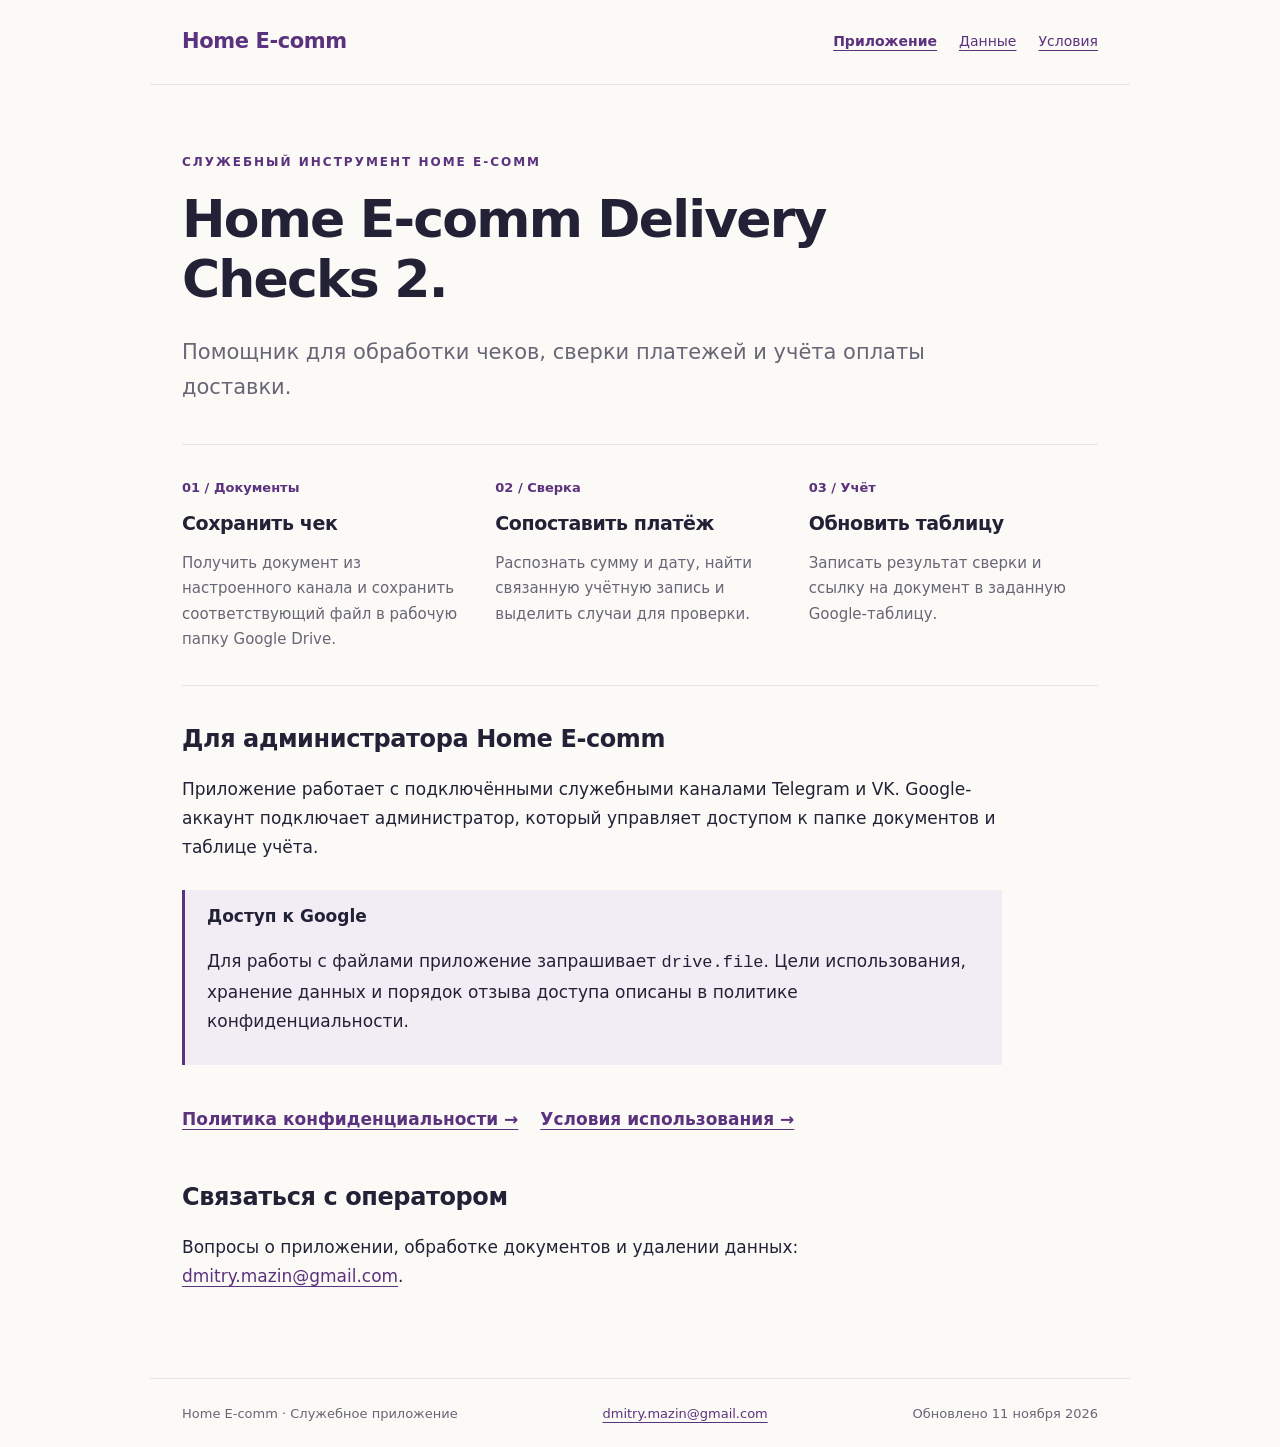
<file: index.html>
<!doctype html><html lang="ru"><head><meta charset="utf-8"><meta name="viewport" content="width=device-width,initial-scale=1"><title>Home E-comm Delivery Checks 2. — Home E-comm</title><meta name="description" content="Home E-comm Delivery Checks 2. — информация о служебном приложении, обработке данных и условиях использования."><link rel="stylesheet" href="styles.css"></head><body><header><a class="brand" href="index.html">Home <span>E-comm</span></a><nav aria-label="Основная навигация"><a href="index.html" aria-current="page">Приложение</a><a href="privacy.html">Данные</a><a href="terms.html">Условия</a></nav></header><main><p class="eyebrow">Служебный инструмент Home E-comm</p><h1>Home E-comm Delivery Checks 2.</h1><p class="lead">Помощник для обработки чеков, сверки платежей и учёта оплаты доставки.</p><div class="flow"><section><span class="num">01 / Документы</span><h2>Сохранить чек</h2><p>Получить документ из настроенного канала и сохранить соответствующий файл в рабочую папку Google Drive.</p></section><section><span class="num">02 / Сверка</span><h2>Сопоставить платёж</h2><p>Распознать сумму и дату, найти связанную учётную запись и выделить случаи для проверки.</p></section><section><span class="num">03 / Учёт</span><h2>Обновить таблицу</h2><p>Записать результат сверки и ссылку на документ в заданную Google-таблицу.</p></section></div><section><h2>Для администратора Home E-comm</h2><p>Приложение работает с подключёнными служебными каналами Telegram и VK. Google-аккаунт подключает администратор, который управляет доступом к папке документов и таблице учёта.</p><div class="notice"><strong>Доступ к Google</strong><p>Для работы с файлами приложение запрашивает <code>drive.file</code>. Цели использования, хранение данных и порядок отзыва доступа описаны в политике конфиденциальности.</p></div><div class="actions"><a href="privacy.html">Политика конфиденциальности →</a><a href="terms.html">Условия использования →</a></div><h2>Связаться с оператором</h2><p>Вопросы о приложении, обработке документов и удалении данных: <a href="mailto:dmitry.mazin@gmail.com">dmitry.mazin@gmail.com</a>.</p></section></main><footer><span>Home E-comm · Служебное приложение</span><a href="mailto:dmitry.mazin@gmail.com">dmitry.mazin@gmail.com</a><span>Обновлено 11 ноября 2026</span></footer></body></html>
</file>
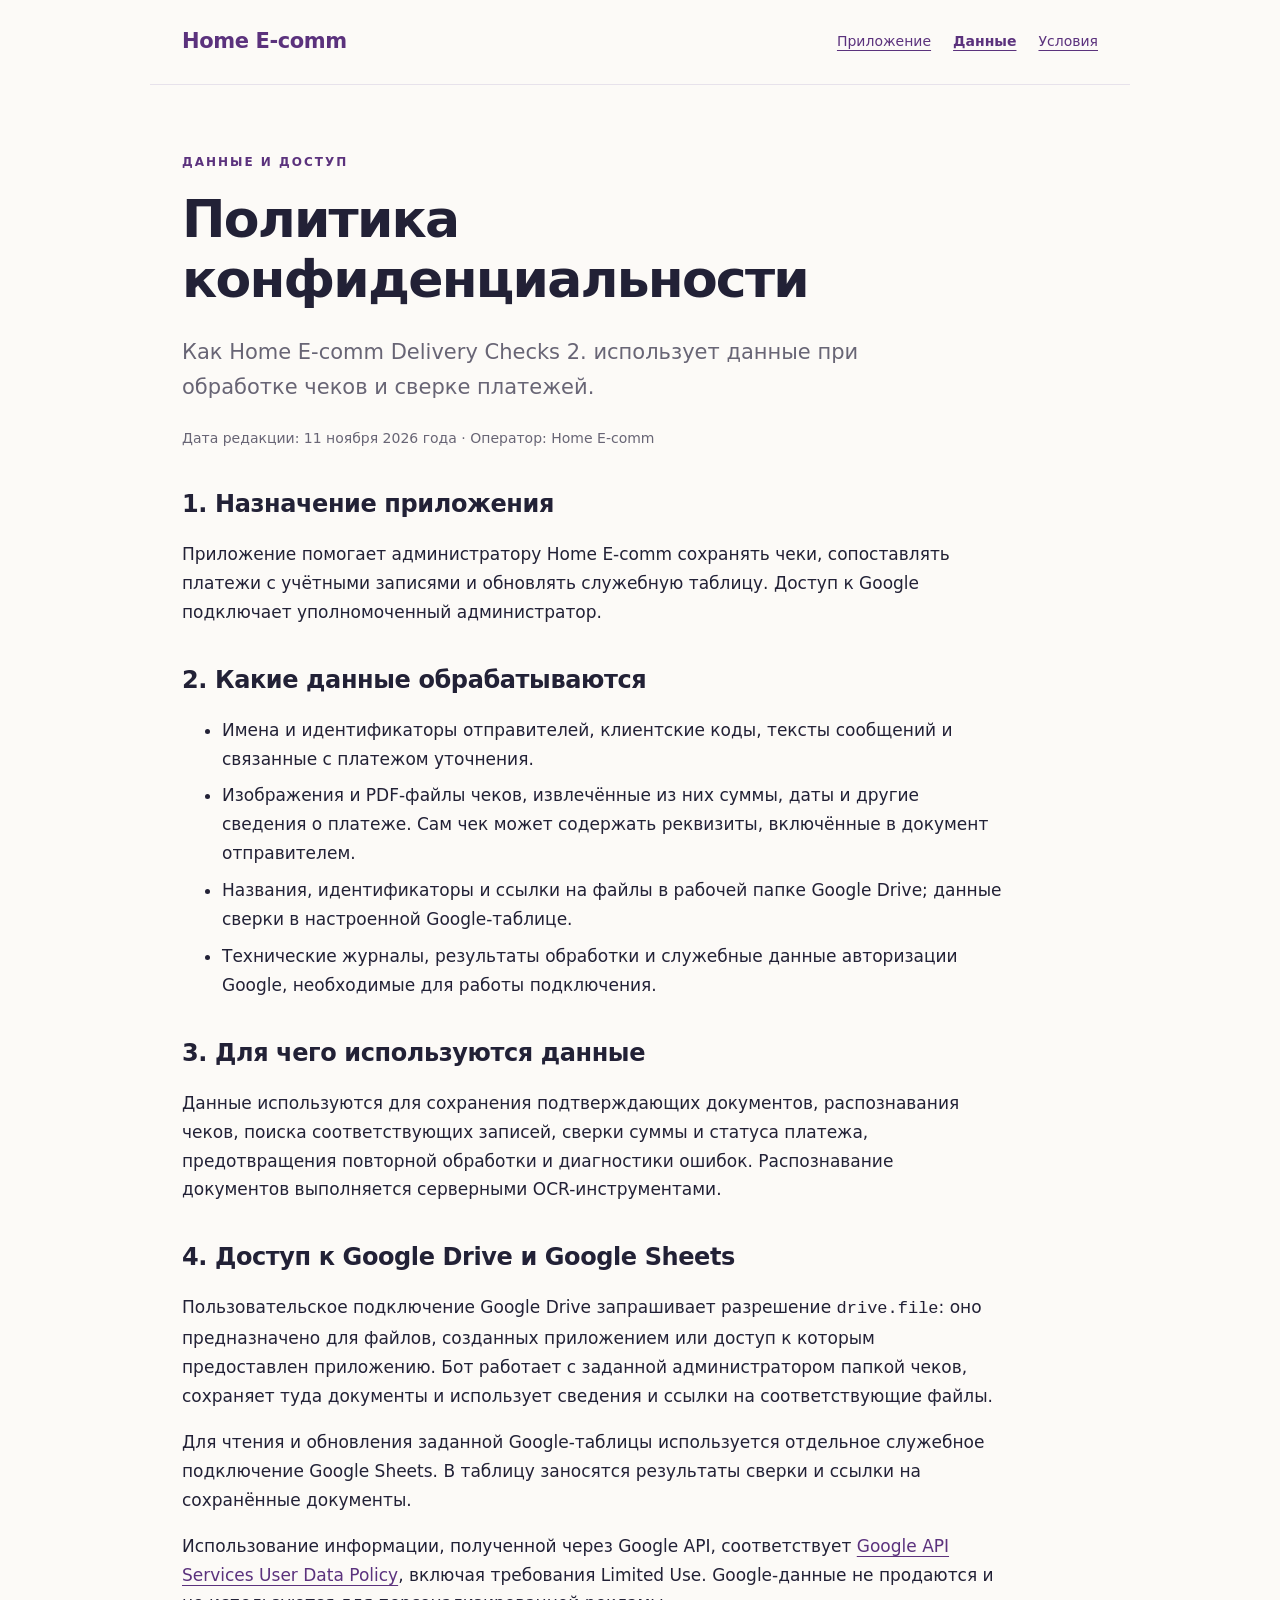
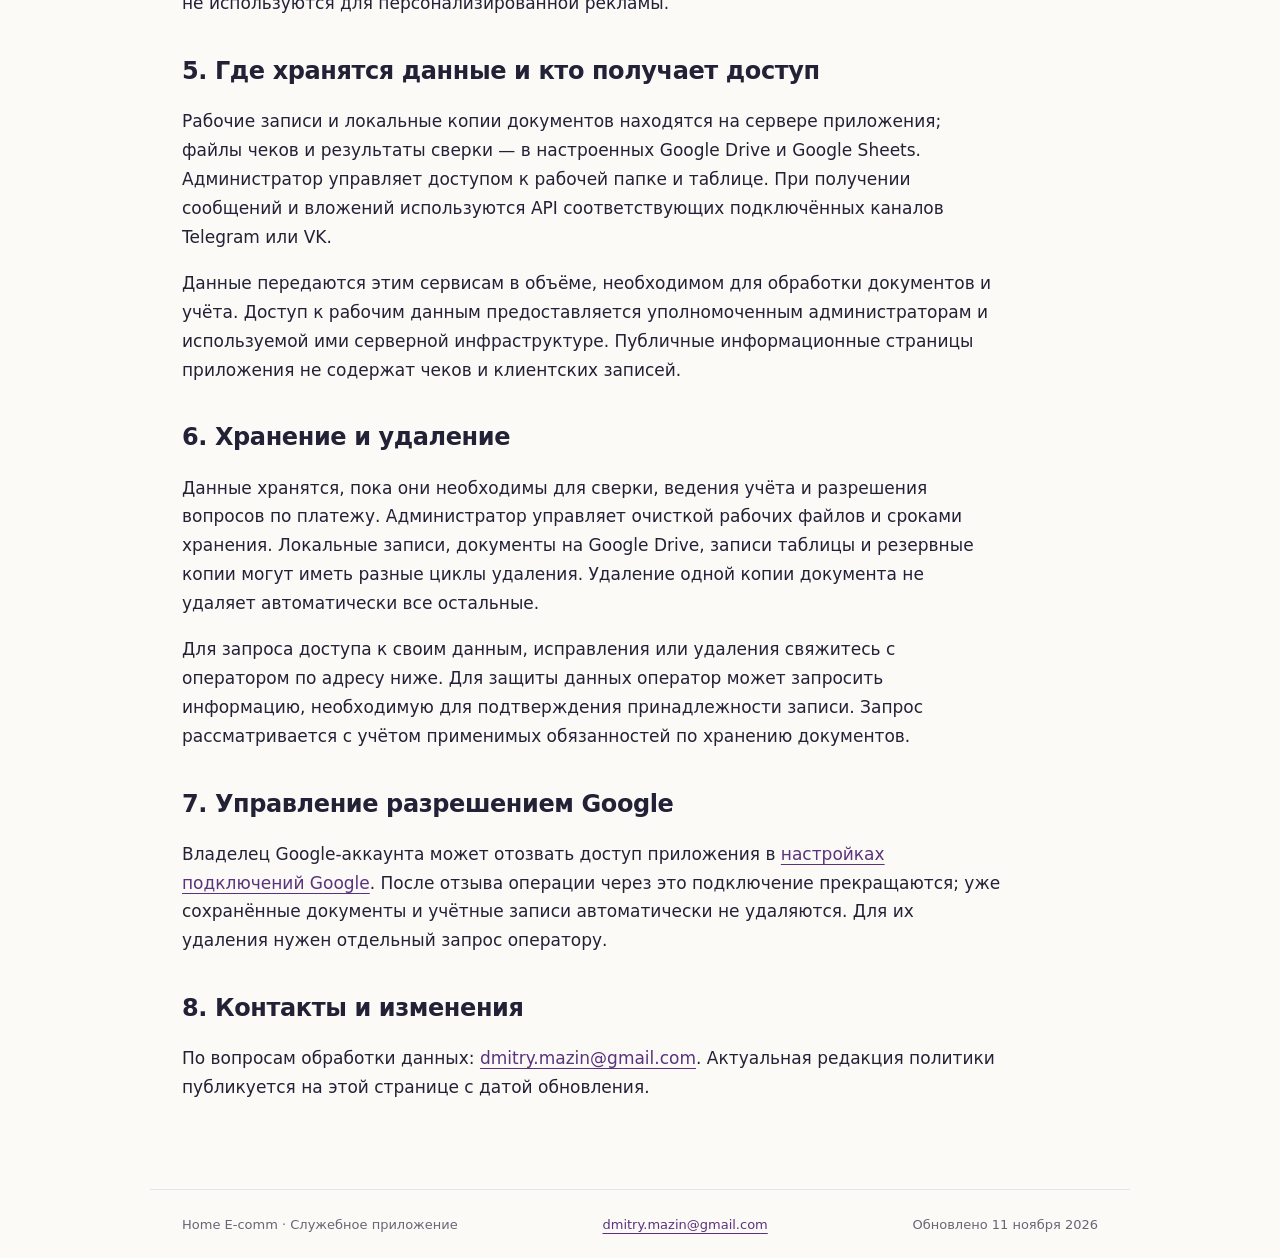
<file: privacy.html>
<!doctype html><html lang="ru"><head><meta charset="utf-8"><meta name="viewport" content="width=device-width,initial-scale=1"><title>Политика конфиденциальности — Home E-comm</title><meta name="description" content="Home E-comm Delivery Checks 2. — информация о служебном приложении, обработке данных и условиях использования."><link rel="stylesheet" href="styles.css"></head><body><header><a class="brand" href="index.html">Home <span>E-comm</span></a><nav aria-label="Основная навигация"><a href="index.html">Приложение</a><a href="privacy.html" aria-current="page">Данные</a><a href="terms.html">Условия</a></nav></header><main>
<p class="eyebrow">Данные и доступ</p><h1>Политика конфиденциальности</h1>
<p class="lead">Как Home E-comm Delivery Checks 2. использует данные при обработке чеков и сверке платежей.</p>
<p class="meta">Дата редакции: 11 ноября 2026 года · Оператор: Home E-comm</p>
<section><h2>1. Назначение приложения</h2><p>Приложение помогает администратору Home E-comm сохранять чеки, сопоставлять платежи с учётными записями и обновлять служебную таблицу. Доступ к Google подключает уполномоченный администратор.</p>
<h2>2. Какие данные обрабатываются</h2><ul><li>Имена и идентификаторы отправителей, клиентские коды, тексты сообщений и связанные с платежом уточнения.</li><li>Изображения и PDF-файлы чеков, извлечённые из них суммы, даты и другие сведения о платеже. Сам чек может содержать реквизиты, включённые в документ отправителем.</li><li>Названия, идентификаторы и ссылки на файлы в рабочей папке Google Drive; данные сверки в настроенной Google-таблице.</li><li>Технические журналы, результаты обработки и служебные данные авторизации Google, необходимые для работы подключения.</li></ul>
<h2>3. Для чего используются данные</h2><p>Данные используются для сохранения подтверждающих документов, распознавания чеков, поиска соответствующих записей, сверки суммы и статуса платежа, предотвращения повторной обработки и диагностики ошибок. Распознавание документов выполняется серверными OCR-инструментами.</p>
<h2>4. Доступ к Google Drive и Google Sheets</h2><p>Пользовательское подключение Google Drive запрашивает разрешение <code>drive.file</code>: оно предназначено для файлов, созданных приложением или доступ к которым предоставлен приложению. Бот работает с заданной администратором папкой чеков, сохраняет туда документы и использует сведения и ссылки на соответствующие файлы.</p><p>Для чтения и обновления заданной Google-таблицы используется отдельное служебное подключение Google Sheets. В таблицу заносятся результаты сверки и ссылки на сохранённые документы.</p><p>Использование информации, полученной через Google API, соответствует <a href="https://developers.google.com/terms/api-services-user-data-policy" rel="noreferrer">Google API Services User Data Policy</a>, включая требования Limited Use. Google-данные не продаются и не используются для персонализированной рекламы.</p>
<h2>5. Где хранятся данные и кто получает доступ</h2><p>Рабочие записи и локальные копии документов находятся на сервере приложения; файлы чеков и результаты сверки — в настроенных Google Drive и Google Sheets. Администратор управляет доступом к рабочей папке и таблице. При получении сообщений и вложений используются API соответствующих подключённых каналов Telegram или VK.</p><p>Данные передаются этим сервисам в объёме, необходимом для обработки документов и учёта. Доступ к рабочим данным предоставляется уполномоченным администраторам и используемой ими серверной инфраструктуре. Публичные информационные страницы приложения не содержат чеков и клиентских записей.</p>
<h2>6. Хранение и удаление</h2><p>Данные хранятся, пока они необходимы для сверки, ведения учёта и разрешения вопросов по платежу. Администратор управляет очисткой рабочих файлов и сроками хранения. Локальные записи, документы на Google Drive, записи таблицы и резервные копии могут иметь разные циклы удаления. Удаление одной копии документа не удаляет автоматически все остальные.</p><p>Для запроса доступа к своим данным, исправления или удаления свяжитесь с оператором по адресу ниже. Для защиты данных оператор может запросить информацию, необходимую для подтверждения принадлежности записи. Запрос рассматривается с учётом применимых обязанностей по хранению документов.</p>
<h2>7. Управление разрешением Google</h2><p>Владелец Google-аккаунта может отозвать доступ приложения в <a href="https://myaccount.google.com/connections" rel="noreferrer">настройках подключений Google</a>. После отзыва операции через это подключение прекращаются; уже сохранённые документы и учётные записи автоматически не удаляются. Для их удаления нужен отдельный запрос оператору.</p>
<h2>8. Контакты и изменения</h2><p>По вопросам обработки данных: <a href="mailto:dmitry.mazin@gmail.com">dmitry.mazin@gmail.com</a>. Актуальная редакция политики публикуется на этой странице с датой обновления.</p></section></main><footer><span>Home E-comm · Служебное приложение</span><a href="mailto:dmitry.mazin@gmail.com">dmitry.mazin@gmail.com</a><span>Обновлено 11 ноября 2026</span></footer></body></html>
</file>
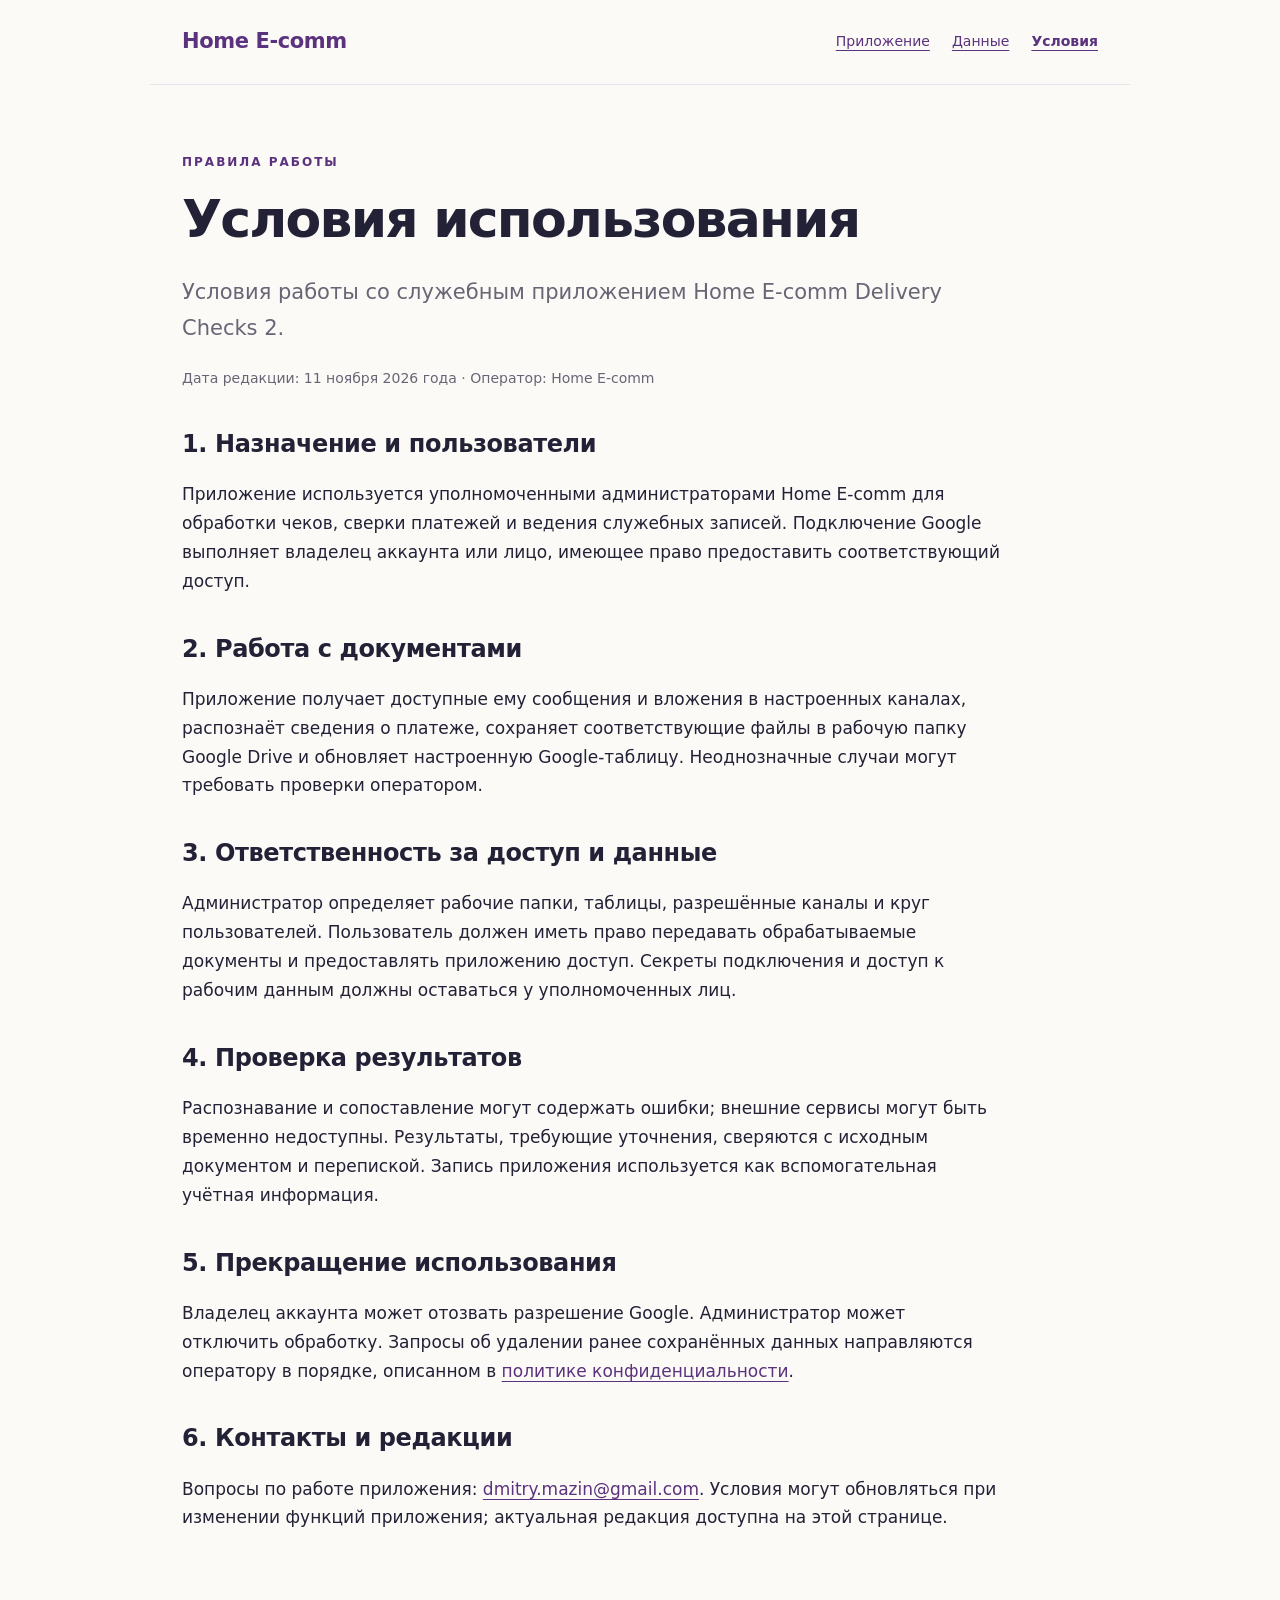
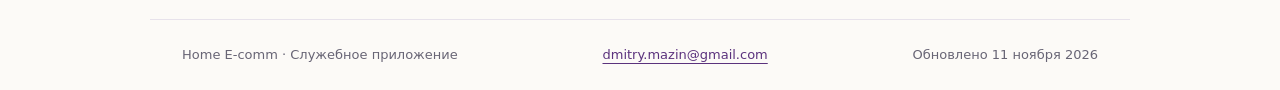
<file: terms.html>
<!doctype html><html lang="ru"><head><meta charset="utf-8"><meta name="viewport" content="width=device-width,initial-scale=1"><title>Условия использования — Home E-comm</title><meta name="description" content="Home E-comm Delivery Checks 2. — информация о служебном приложении, обработке данных и условиях использования."><link rel="stylesheet" href="styles.css"></head><body><header><a class="brand" href="index.html">Home <span>E-comm</span></a><nav aria-label="Основная навигация"><a href="index.html">Приложение</a><a href="privacy.html">Данные</a><a href="terms.html" aria-current="page">Условия</a></nav></header><main><p class="eyebrow">Правила работы</p><h1>Условия использования</h1><p class="lead">Условия работы со служебным приложением Home E-comm Delivery Checks 2.</p><p class="meta">Дата редакции: 11 ноября 2026 года · Оператор: Home E-comm</p><section>
<h2>1. Назначение и пользователи</h2><p>Приложение используется уполномоченными администраторами Home E-comm для обработки чеков, сверки платежей и ведения служебных записей. Подключение Google выполняет владелец аккаунта или лицо, имеющее право предоставить соответствующий доступ.</p>
<h2>2. Работа с документами</h2><p>Приложение получает доступные ему сообщения и вложения в настроенных каналах, распознаёт сведения о платеже, сохраняет соответствующие файлы в рабочую папку Google Drive и обновляет настроенную Google-таблицу. Неоднозначные случаи могут требовать проверки оператором.</p>
<h2>3. Ответственность за доступ и данные</h2><p>Администратор определяет рабочие папки, таблицы, разрешённые каналы и круг пользователей. Пользователь должен иметь право передавать обрабатываемые документы и предоставлять приложению доступ. Секреты подключения и доступ к рабочим данным должны оставаться у уполномоченных лиц.</p>
<h2>4. Проверка результатов</h2><p>Распознавание и сопоставление могут содержать ошибки; внешние сервисы могут быть временно недоступны. Результаты, требующие уточнения, сверяются с исходным документом и перепиской. Запись приложения используется как вспомогательная учётная информация.</p>
<h2>5. Прекращение использования</h2><p>Владелец аккаунта может отозвать разрешение Google. Администратор может отключить обработку. Запросы об удалении ранее сохранённых данных направляются оператору в порядке, описанном в <a href="privacy.html">политике конфиденциальности</a>.</p>
<h2>6. Контакты и редакции</h2><p>Вопросы по работе приложения: <a href="mailto:dmitry.mazin@gmail.com">dmitry.mazin@gmail.com</a>. Условия могут обновляться при изменении функций приложения; актуальная редакция доступна на этой странице.</p></section></main><footer><span>Home E-comm · Служебное приложение</span><a href="mailto:dmitry.mazin@gmail.com">dmitry.mazin@gmail.com</a><span>Обновлено 11 ноября 2026</span></footer></body></html>
</file>
<file: styles.css>
:root{color-scheme:light;--ink:#222136;--muted:#686575;--accent:#5b327d;--line:#e7e2eb;--paper:#fcfaf7}*{box-sizing:border-box}body{margin:0;background:var(--paper);color:var(--ink);font:17px/1.7 system-ui,-apple-system,BlinkMacSystemFont,"Segoe UI",sans-serif}a{color:var(--accent);text-underline-offset:4px}header,main,footer{max-width:980px;margin:auto;padding:24px 32px}header{display:flex;justify-content:space-between;gap:20px;align-items:center;border-bottom:1px solid var(--line)}.brand{font-weight:750;letter-spacing:-.4px;text-decoration:none;font-size:21px}.brand span{color:var(--accent)}nav{display:flex;gap:22px;font-size:14px}nav a[aria-current=page]{font-weight:700}main{padding-top:55px;padding-bottom:70px}.eyebrow{font-size:12px;font-weight:700;letter-spacing:2px;text-transform:uppercase;color:var(--accent)}h1{font-size:clamp(32px,5vw,52px);line-height:1.15;letter-spacing:-1.8px;max-width:850px;margin:18px 0 25px}h2{font-size:24px;line-height:1.3;margin-top:38px;letter-spacing:-.4px}.lead{font-size:21px;color:var(--muted);max-width:760px}.meta{font-size:14px;color:var(--muted)}section{max-width:820px}.flow{display:grid;grid-template-columns:repeat(3,1fr);gap:24px;padding:32px 0;border-top:1px solid var(--line);border-bottom:1px solid var(--line);margin:38px 0}.flow h2{margin:0;font-size:19px}.flow p{font-size:15px;color:var(--muted);margin-bottom:0}.num{font-size:13px;color:var(--accent);font-weight:700;display:block;margin-bottom:12px}.notice{border-left:3px solid var(--accent);padding:12px 22px;background:#f2edf5;margin:28px 0}.actions{display:flex;gap:22px;flex-wrap:wrap;margin:30px 0}.actions a{padding:10px 0;font-weight:650}footer{border-top:1px solid var(--line);font-size:13px;color:var(--muted);display:flex;justify-content:space-between;gap:20px;flex-wrap:wrap}li{margin-bottom:8px}strong{font-weight:680}@media(max-width:650px){header{align-items:flex-start;flex-direction:column}header,main,footer{padding-left:22px;padding-right:22px}nav{gap:15px;flex-wrap:wrap}.flow{grid-template-columns:1fr;gap:25px}main{padding-top:30px}h1{letter-spacing:-1px}.lead{font-size:18px}}
</file>
